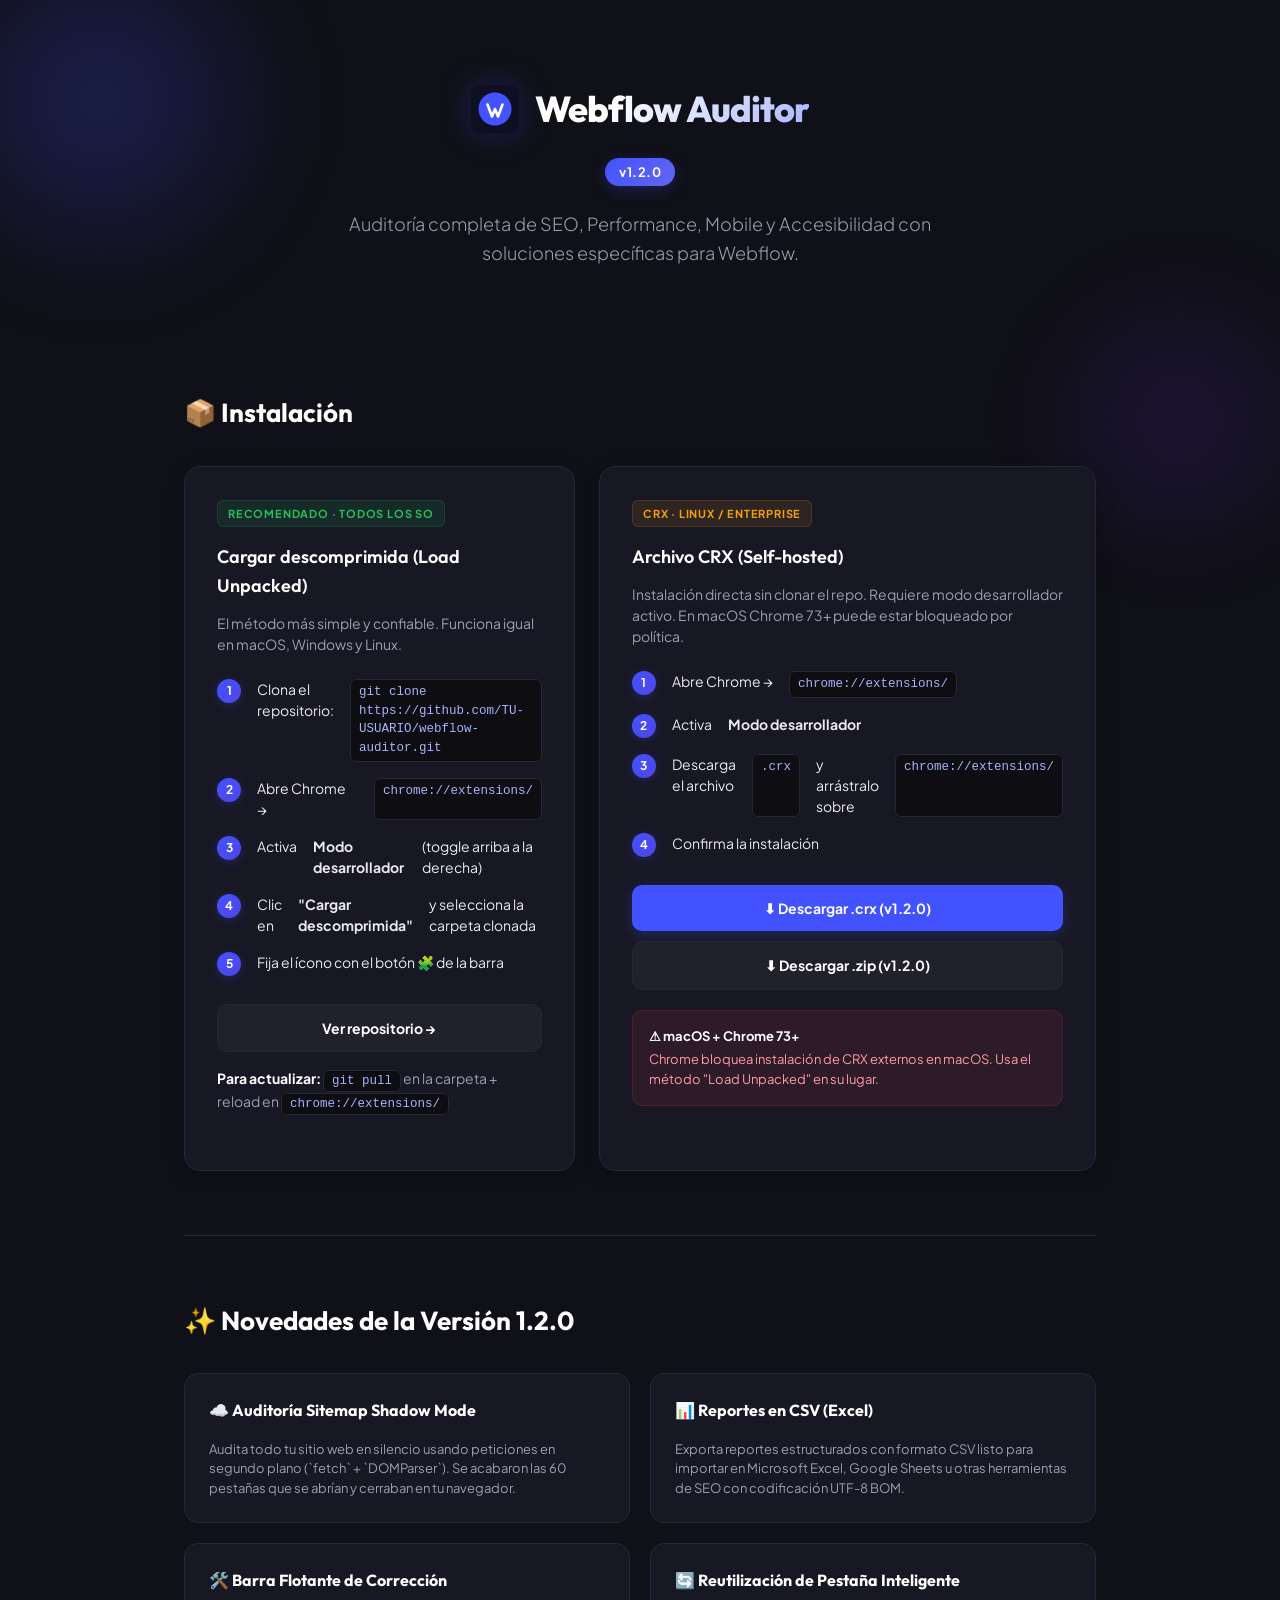
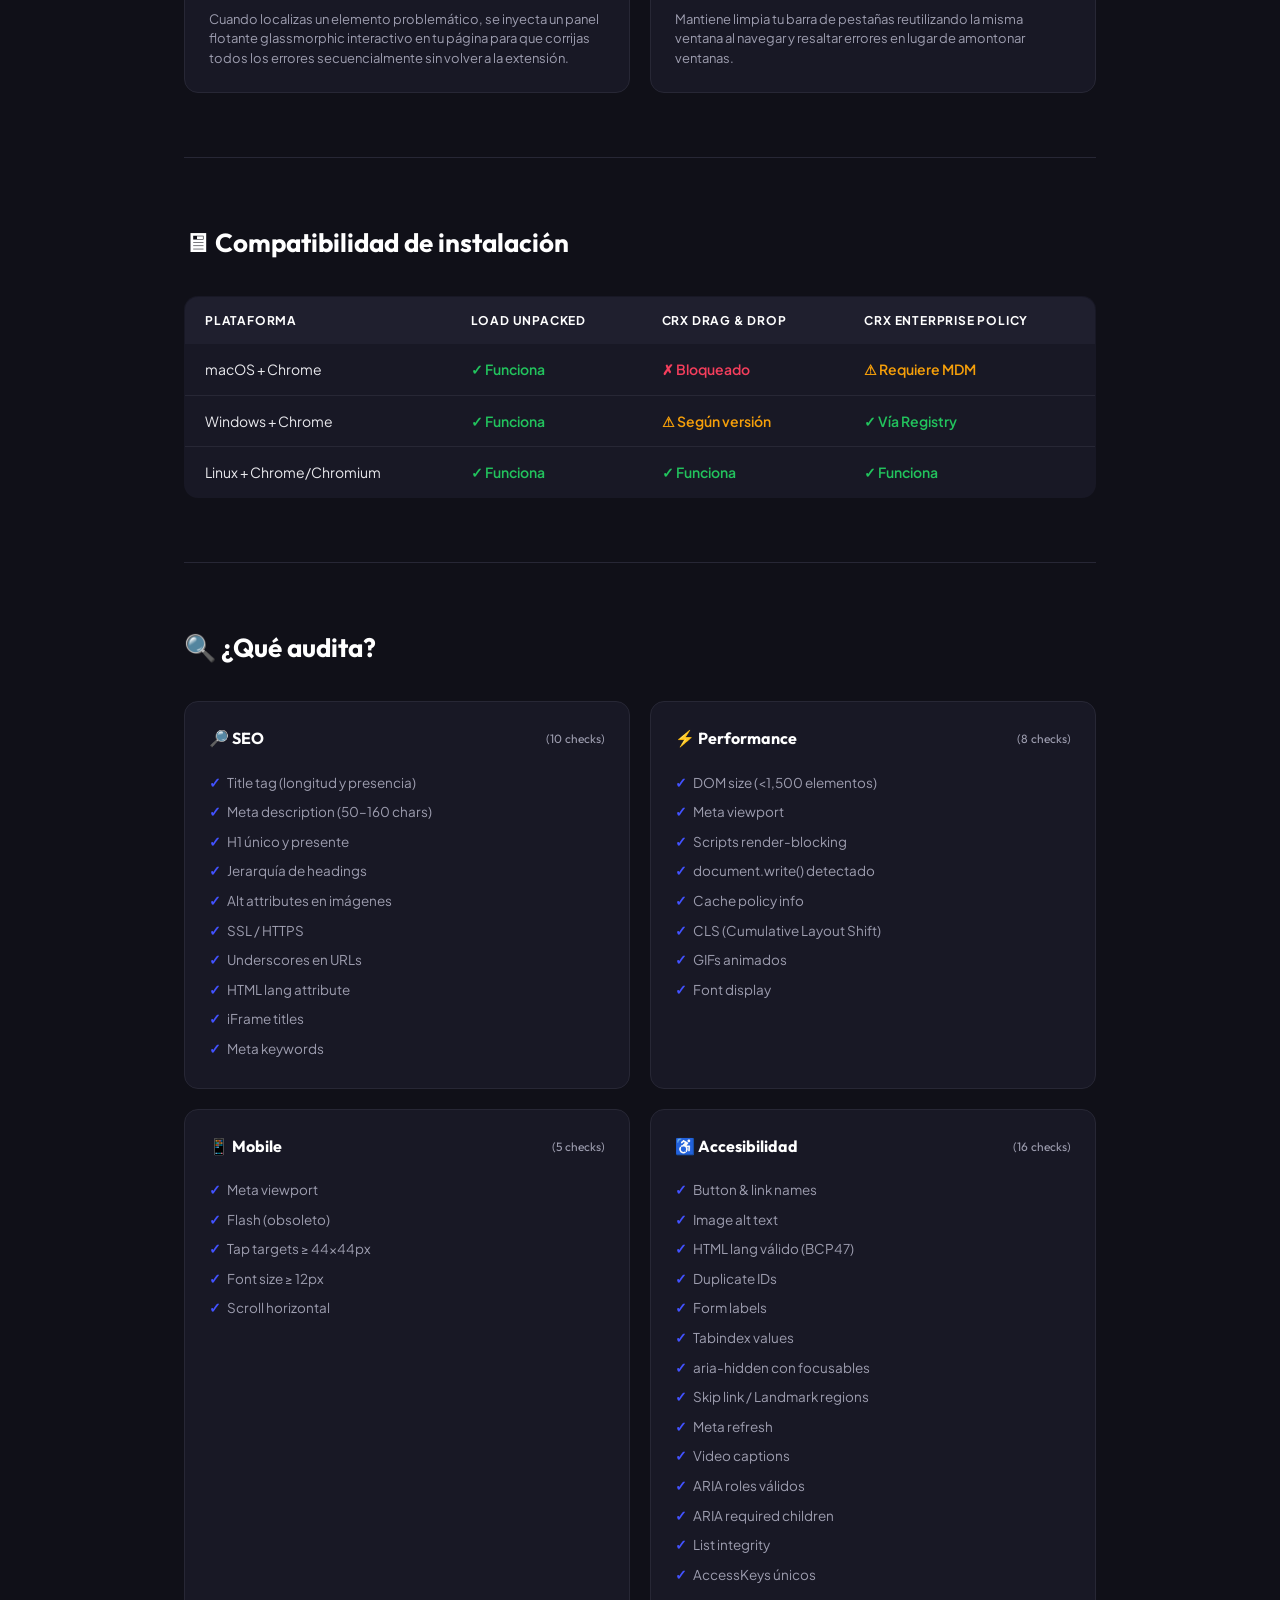
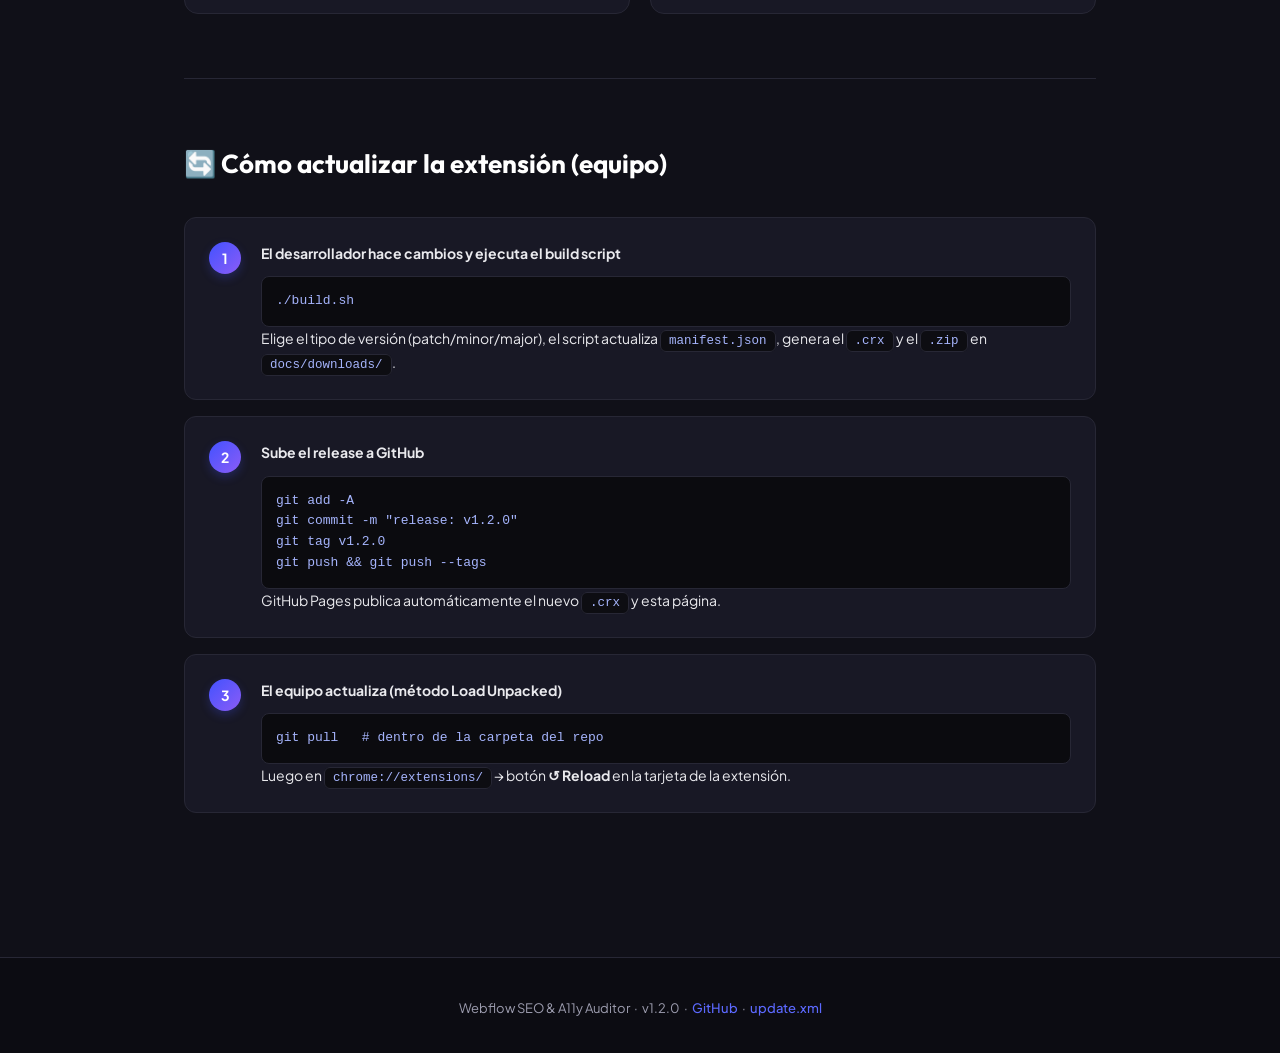
<file: docs/index.html>
<!DOCTYPE html>
<html lang="es">
<head>
  <meta charset="UTF-8">
  <meta name="viewport" content="width=device-width, initial-scale=1.0">
  <title>Webflow SEO & A11y Auditor</title>
  <link rel="preconnect" href="https://fonts.googleapis.com">
  <link rel="preconnect" href="https://fonts.gstatic.com" crossorigin>
  <link href="https://fonts.googleapis.com/css2?family=Outfit:wght@300;400;500;600;700;800&family=Plus+Jakarta+Sans:wght@300;400;500;600;700;800&display=swap" rel="stylesheet">
  <style>
    *, *::before, *::after { box-sizing: border-box; margin: 0; padding: 0; }

    :root {
      --bg: hsl(240, 20%, 8%);
      --bg-card: hsl(240, 20%, 12%);
      --bg-card-hover: hsl(240, 20%, 16%);
      --primary: hsl(235, 100%, 63%); /* Webflow Blue */
      --primary-glow: hsla(235, 100%, 63%, 0.25);
      --primary-hover: hsl(235, 100%, 68%);
      --success: hsl(142, 70%, 45%);
      --success-bg: hsla(142, 70%, 45%, 0.1);
      --warning: hsl(38, 92%, 50%);
      --warning-bg: hsla(38, 92%, 50%, 0.1);
      --danger: hsl(350, 89%, 60%);
      --danger-bg: hsla(350, 89%, 60%, 0.1);
      --text: hsl(240, 10%, 92%);
      --text-muted: hsl(240, 10%, 65%);
      --border: hsl(240, 15%, 18%);
      --border-hover: hsl(240, 15%, 26%);
      --font-heading: 'Outfit', -apple-system, BlinkMacSystemFont, "Segoe UI", sans-serif;
      --font-body: 'Plus Jakarta Sans', -apple-system, BlinkMacSystemFont, "Segoe UI", sans-serif;
    }

    body {
      font-family: var(--font-body);
      background-color: var(--bg);
      color: var(--text);
      line-height: 1.6;
      overflow-x: hidden;
    }

    /* Background glow decorations */
    .glow-blob {
      position: absolute;
      width: 400px;
      height: 400px;
      background: radial-gradient(circle, var(--primary-glow) 0%, transparent 70%);
      top: -100px;
      left: -100px;
      z-index: -1;
      filter: blur(40px);
      pointer-events: none;
    }
    .glow-blob-secondary {
      position: absolute;
      width: 300px;
      height: 300px;
      background: radial-gradient(circle, hsla(260, 100%, 60%, 0.15) 0%, transparent 70%);
      top: 30%;
      right: -50px;
      z-index: -1;
      filter: blur(40px);
      pointer-events: none;
    }

    /* ── HEADER ── */
    header {
      padding: 80px 24px 60px;
      text-align: center;
      position: relative;
    }
    .logo {
      display: inline-flex;
      align-items: center;
      gap: 16px;
      margin-bottom: 20px;
      animation: float 6s ease-in-out infinite;
    }
    @keyframes float {
      0%, 100% { transform: translateY(0); }
      50% { transform: translateY(-8px); }
    }
    .logo svg {
      flex-shrink: 0;
      filter: drop-shadow(0 0 15px var(--primary-glow));
    }
    .logo-name {
      font-family: var(--font-heading);
      font-size: 36px;
      font-weight: 800;
      letter-spacing: -1px;
      background: linear-gradient(135deg, #ffffff 30%, #a5b4fc 100%);
      -webkit-background-clip: text;
      -webkit-text-fill-color: transparent;
    }
    .version-badge {
      display: inline-block;
      background: linear-gradient(135deg, var(--primary), #6366f1);
      color: white;
      font-size: 13px;
      font-weight: 700;
      padding: 4px 14px;
      border-radius: 30px;
      box-shadow: 0 4px 15px var(--primary-glow);
      letter-spacing: 0.5px;
      margin-bottom: 24px;
    }
    header p {
      color: var(--text-muted);
      font-size: 18px;
      max-width: 600px;
      margin: 0 auto;
      line-height: 1.6;
      font-weight: 300;
    }

    /* ── LAYOUT ── */
    .container {
      max-width: 960px;
      margin: 0 auto;
      padding: 0 24px 80px;
    }

    section {
      padding: 64px 0;
      border-bottom: 1px solid var(--border);
      position: relative;
    }
    section:last-child { border-bottom: none; }

    h2 {
      font-family: var(--font-heading);
      font-size: 26px;
      font-weight: 700;
      margin-bottom: 32px;
      color: white;
      display: flex;
      align-items: center;
      gap: 12px;
    }

    h3 {
      font-family: var(--font-heading);
      font-size: 18px;
      font-weight: 600;
      margin-bottom: 12px;
      color: white;
    }

    /* ── INSTALL CARDS ── */
    .cards {
      display: grid;
      grid-template-columns: 1fr 1fr;
      gap: 24px;
    }
    @media (max-width: 768px) { .cards { grid-template-columns: 1fr; } }

    .card {
      background: var(--bg-card);
      border: 1px solid var(--border);
      border-radius: 16px;
      padding: 32px;
      position: relative;
      transition: all 0.3s cubic-bezier(0.4, 0, 0.2, 1);
      box-shadow: 0 4px 20px rgba(0, 0, 0, 0.2);
    }
    .card:hover {
      transform: translateY(-4px);
      border-color: var(--border-hover);
      box-shadow: 0 12px 30px rgba(0, 0, 0, 0.4), 0 0 20px var(--primary-glow);
    }
    .card-tag {
      font-size: 11px;
      font-weight: 700;
      text-transform: uppercase;
      letter-spacing: 0.8px;
      padding: 4px 10px;
      border-radius: 6px;
      margin-bottom: 16px;
      display: inline-block;
    }
    .tag-recommended { background: var(--success-bg); color: var(--success); border: 1px solid rgba(22, 163, 74, 0.2); }
    .tag-linux       { background: var(--warning-bg); color: var(--warning); border: 1px solid rgba(217, 119, 6, 0.2); }

    .card p {
      font-size: 14px;
      color: var(--text-muted);
      margin-bottom: 24px;
      line-height: 1.5;
    }

    .steps {
      counter-reset: step;
      list-style: none;
      margin-bottom: 28px;
    }
    .steps li {
      counter-increment: step;
      display: flex;
      gap: 16px;
      font-size: 14px;
      margin-bottom: 16px;
      line-height: 1.5;
      color: var(--text);
    }
    .steps li::before {
      content: counter(step);
      flex-shrink: 0;
      width: 24px;
      height: 24px;
      background: linear-gradient(135deg, var(--primary), #4f46e5);
      color: white;
      border-radius: 50%;
      display: flex;
      align-items: center;
      justify-content: center;
      font-size: 12px;
      font-weight: 700;
      box-shadow: 0 2px 8px var(--primary-glow);
    }
    code {
      background: hsl(240, 15%, 6%);
      padding: 3px 8px;
      border-radius: 6px;
      font-family: "SF Mono", "Fira Code", monospace;
      font-size: 12.5px;
      color: #a5b4fc;
      border: 1px solid var(--border);
    }

    .btn {
      display: inline-flex;
      align-items: center;
      justify-content: center;
      gap: 8px;
      padding: 12px 24px;
      border-radius: 10px;
      font-size: 14px;
      font-weight: 700;
      text-decoration: none;
      transition: all 0.2s ease;
      cursor: pointer;
      width: 100%;
      box-sizing: border-box;
      text-align: center;
    }
    .btn-primary {
      background: var(--primary);
      color: white;
      box-shadow: 0 4px 14px var(--primary-glow);
    }
    .btn-primary:hover {
      background: var(--primary-hover);
      transform: translateY(-1px);
      box-shadow: 0 6px 20px hsla(235, 100%, 63%, 0.4);
    }
    .btn-secondary {
      background: hsl(240, 15%, 15%);
      color: white;
      border: 1px solid var(--border);
    }
    .btn-secondary:hover {
      background: hsl(240, 15%, 20%);
      border-color: var(--border-hover);
    }

    .note {
      margin-top: 16px;
      font-size: 12px;
      color: var(--text-muted);
      line-height: 1.5;
    }
    .note strong { color: white; }

    .warning-box {
      background: var(--danger-bg);
      border: 1px solid rgba(220, 38, 38, 0.2);
      border-radius: 10px;
      padding: 16px;
      font-size: 13px;
      color: hsl(350, 100%, 80%);
      margin-top: 20px;
      line-height: 1.5;
    }
    .warning-box strong { display: block; margin-bottom: 4px; color: white; }

    /* ── PLATFORM COMPAT ── */
    .compat-table {
      width: 100%;
      border-collapse: collapse;
      font-size: 14px;
      background: var(--bg-card);
      border-radius: 14px;
      overflow: hidden;
      border: 1px solid var(--border);
    }
    .compat-table th {
      background: hsl(240, 20%, 15%);
      color: white;
      padding: 14px 20px;
      text-align: left;
      font-size: 12px;
      text-transform: uppercase;
      letter-spacing: 0.8px;
      font-weight: 700;
    }
    .compat-table td {
      padding: 14px 20px;
      border-bottom: 1px solid var(--border);
    }
    .compat-table tr:last-child td { border-bottom: none; }
    .compat-table tr:hover td { background: var(--bg-card-hover); }
    .ok   { color: var(--success); font-weight: 600; }
    .warn { color: var(--warning); font-weight: 600; }
    .no   { color: var(--danger);   font-weight: 600; }

    /* ── FEATURES ── */
    .features-grid {
      display: grid;
      grid-template-columns: repeat(2, 1fr);
      gap: 20px;
    }
    @media (max-width: 768px) { .features-grid { grid-template-columns: 1fr; } }

    .feature-group {
      background: var(--bg-card);
      border: 1px solid var(--border);
      border-radius: 14px;
      padding: 24px;
      transition: all 0.2s ease;
    }
    .feature-group:hover {
      border-color: var(--border-hover);
      background-color: var(--bg-card-hover);
    }
    .feature-group h3 {
      font-size: 16px;
      font-weight: 700;
      margin-bottom: 16px;
      display: flex;
      align-items: center;
      gap: 10px;
    }
    .feature-group ul {
      list-style: none;
      font-size: 13.5px;
      color: var(--text-muted);
    }
    .feature-group ul li {
      padding: 4px 0;
      padding-left: 18px;
      position: relative;
    }
    .feature-group ul li::before {
      content: "✓";
      position: absolute;
      left: 0;
      color: var(--primary);
      font-weight: 700;
    }

    /* ── UPDATE SECTION ── */
    .update-flow {
      display: flex;
      flex-direction: column;
      gap: 16px;
    }
    .update-step {
      display: flex;
      align-items: flex-start;
      gap: 20px;
      background: var(--bg-card);
      border: 1px solid var(--border);
      border-radius: 12px;
      padding: 24px;
      font-size: 14px;
    }
    .step-num {
      flex-shrink: 0;
      width: 32px;
      height: 32px;
      background: linear-gradient(135deg, var(--primary), #8b5cf6);
      color: white;
      border-radius: 50%;
      display: flex;
      align-items: center;
      justify-content: center;
      font-size: 14px;
      font-weight: 700;
      box-shadow: 0 4px 10px var(--primary-glow);
    }
    .update-step pre {
      background: hsl(240, 15%, 5%);
      border-radius: 8px;
      padding: 14px;
      font-size: 13px;
      margin-top: 12px;
      overflow-x: auto;
      color: #a5b4fc;
      font-family: "SF Mono", "Fira Code", monospace;
      border: 1px solid var(--border);
    }

    /* ── FOOTER ── */
    footer {
      background: hsl(240, 20%, 6%);
      color: var(--text-muted);
      text-align: center;
      padding: 40px 24px;
      font-size: 13px;
      border-top: 1px solid var(--border);
    }
    footer a { color: var(--primary-hover); text-decoration: none; font-weight: 500; }
    footer a:hover { text-decoration: underline; }
  </style>
</head>
<body>

<div class="glow-blob"></div>
<div class="glow-blob-secondary"></div>

<!-- HEADER -->
<header>
  <div class="logo">
    <svg width="48" height="48" viewBox="0 0 128 128" xmlns="http://www.w3.org/2000/svg">
      <rect width="128" height="128" rx="24" fill="#0f0f23"/>
      <circle cx="64" cy="64" r="44" fill="#4353FF"/>
      <path d="M44 52l12 32 8-20 8 20 12-32" stroke="white" stroke-width="7"
            stroke-linecap="round" stroke-linejoin="round" fill="none"/>
    </svg>
    <span class="logo-name">Webflow Auditor</span>
  </div>
  <div>
    <span class="version-badge">v1.2.0</span>
  </div>
  <p>Auditoría completa de SEO, Performance, Mobile y Accesibilidad con soluciones específicas para Webflow.</p>
</header>

<div class="container">

  <!-- INSTALL -->
  <section>
    <h2>📦 Instalación</h2>
    <div class="cards">

      <!-- MÉTODO 1: Load Unpacked -->
      <div class="card">
        <span class="card-tag tag-recommended">Recomendado · Todos los SO</span>
        <h3>Cargar descomprimida (Load Unpacked)</h3>
        <p>El método más simple y confiable. Funciona igual en macOS, Windows y Linux.</p>
        <ol class="steps">
          <li>Clona el repositorio:<br><code>git clone https://github.com/TU-USUARIO/webflow-auditor.git</code></li>
          <li>Abre Chrome → <code>chrome://extensions/</code></li>
          <li>Activa <strong>Modo desarrollador</strong> (toggle arriba a la derecha)</li>
          <li>Clic en <strong>"Cargar descomprimida"</strong> y selecciona la carpeta clonada</li>
          <li>Fija el ícono con el botón 🧩 de la barra</li>
        </ol>
        <a href="https://github.com/TU-USUARIO/webflow-auditor" class="btn btn-secondary">
          Ver repositorio →
        </a>
        <p class="note"><strong>Para actualizar:</strong> <code>git pull</code> en la carpeta + reload en <code>chrome://extensions/</code></p>
      </div>

      <!-- MÉTODO 2: CRX -->
      <div class="card">
        <span class="card-tag tag-linux">CRX · Linux / Enterprise</span>
        <h3>Archivo CRX (Self-hosted)</h3>
        <p>Instalación directa sin clonar el repo. Requiere modo desarrollador activo. En macOS Chrome 73+ puede estar bloqueado por política.</p>
        <ol class="steps">
          <li>Abre Chrome → <code>chrome://extensions/</code></li>
          <li>Activa <strong>Modo desarrollador</strong></li>
          <li>Descarga el archivo <code>.crx</code> y arrástralo sobre <code>chrome://extensions/</code></li>
          <li>Confirma la instalación</li>
        </ol>
        <div style="display: flex; flex-direction: column; gap: 10px;">
          <a href="downloads/webflow-auditor-latest.crx" class="btn btn-primary" download>
            ⬇ Descargar .crx (v1.2.0)
          </a>
          <a href="downloads/webflow-auditor-latest.zip" class="btn btn-secondary" download>
            ⬇ Descargar .zip (v1.2.0)
          </a>
        </div>
        <div class="warning-box">
          <strong>⚠ macOS + Chrome 73+</strong>
          Chrome bloquea instalación de CRX externos en macOS. Usa el método "Load Unpacked" en su lugar.
        </div>
      </div>
    </div>
  </section>

  <!-- NOVEDADES V1.2.0 -->
  <section>
    <h2>✨ Novedades de la Versión 1.2.0</h2>
    <div style="display: grid; grid-template-columns: repeat(2, 1fr); gap: 20px; margin-top: 24px;">
      <div class="feature-group">
        <h3>☁️ Auditoría Sitemap Shadow Mode</h3>
        <p style="font-size: 13px; color: var(--text-muted); margin-top: 8px; line-height: 1.5;">
          Audita todo tu sitio web en silencio usando peticiones en segundo plano (`fetch` + `DOMParser`). Se acabaron las 60 pestañas que se abrían y cerraban en tu navegador.
        </p>
      </div>
      <div class="feature-group">
        <h3>📊 Reportes en CSV (Excel)</h3>
        <p style="font-size: 13px; color: var(--text-muted); margin-top: 8px; line-height: 1.5;">
          Exporta reportes estructurados con formato CSV listo para importar en Microsoft Excel, Google Sheets u otras herramientas de SEO con codificación UTF-8 BOM.
        </p>
      </div>
      <div class="feature-group">
        <h3>🛠️ Barra Flotante de Corrección</h3>
        <p style="font-size: 13px; color: var(--text-muted); margin-top: 8px; line-height: 1.5;">
          Cuando localizas un elemento problemático, se inyecta un panel flotante glassmorphic interactivo en tu página para que corrijas todos los errores secuencialmente sin volver a la extensión.
        </p>
      </div>
      <div class="feature-group">
        <h3>🔄 Reutilización de Pestaña Inteligente</h3>
        <p style="font-size: 13px; color: var(--text-muted); margin-top: 8px; line-height: 1.5;">
          Mantiene limpia tu barra de pestañas reutilizando la misma ventana al navegar y resaltar errores en lugar de amontonar ventanas.
        </p>
      </div>
    </div>
  </section>

  <!-- COMPATIBILIDAD -->
  <section>
    <h2>🖥 Compatibilidad de instalación</h2>
    <table class="compat-table">
      <thead>
        <tr>
          <th>Plataforma</th>
          <th>Load Unpacked</th>
          <th>CRX drag & drop</th>
          <th>CRX enterprise policy</th>
        </tr>
      </thead>
      <tbody>
        <tr>
          <td>macOS + Chrome</td>
          <td class="ok">✓ Funciona</td>
          <td class="no">✗ Bloqueado</td>
          <td class="warn">⚠ Requiere MDM</td>
        </tr>
        <tr>
          <td>Windows + Chrome</td>
          <td class="ok">✓ Funciona</td>
          <td class="warn">⚠ Según versión</td>
          <td class="ok">✓ Vía Registry</td>
        </tr>
        <tr>
          <td>Linux + Chrome/Chromium</td>
          <td class="ok">✓ Funciona</td>
          <td class="ok">✓ Funciona</td>
          <td class="ok">✓ Funciona</td>
        </tr>
      </tbody>
    </table>
  </section>

  <!-- FEATURES -->
  <section>
    <h2>🔍 ¿Qué audita?</h2>
    <div class="features-grid">
      <div class="feature-group">
        <h3>🔎 SEO <span style="font-weight:400;color:var(--text-muted);font-size:12px;margin-left:auto;">(10 checks)</span></h3>
        <ul>
          <li>Title tag (longitud y presencia)</li>
          <li>Meta description (50–160 chars)</li>
          <li>H1 único y presente</li>
          <li>Jerarquía de headings</li>
          <li>Alt attributes en imágenes</li>
          <li>SSL / HTTPS</li>
          <li>Underscores en URLs</li>
          <li>HTML lang attribute</li>
          <li>iFrame titles</li>
          <li>Meta keywords</li>
        </ul>
      </div>
      <div class="feature-group">
        <h3>⚡ Performance <span style="font-weight:400;color:var(--text-muted);font-size:12px;margin-left:auto;">(8 checks)</span></h3>
        <ul>
          <li>DOM size (&lt;1,500 elementos)</li>
          <li>Meta viewport</li>
          <li>Scripts render-blocking</li>
          <li>document.write() detectado</li>
          <li>Cache policy info</li>
          <li>CLS (Cumulative Layout Shift)</li>
          <li>GIFs animados</li>
          <li>Font display</li>
        </ul>
      </div>
      <div class="feature-group">
        <h3>📱 Mobile <span style="font-weight:400;color:var(--text-muted);font-size:12px;margin-left:auto;">(5 checks)</span></h3>
        <ul>
          <li>Meta viewport</li>
          <li>Flash (obsoleto)</li>
          <li>Tap targets ≥ 44×44px</li>
          <li>Font size ≥ 12px</li>
          <li>Scroll horizontal</li>
        </ul>
      </div>
      <div class="feature-group">
        <h3>♿ Accesibilidad <span style="font-weight:400;color:var(--text-muted);font-size:12px;margin-left:auto;">(16 checks)</span></h3>
        <ul>
          <li>Button & link names</li>
          <li>Image alt text</li>
          <li>HTML lang válido (BCP47)</li>
          <li>Duplicate IDs</li>
          <li>Form labels</li>
          <li>Tabindex values</li>
          <li>aria-hidden con focusables</li>
          <li>Skip link / Landmark regions</li>
          <li>Meta refresh</li>
          <li>Video captions</li>
          <li>ARIA roles válidos</li>
          <li>ARIA required children</li>
          <li>List integrity</li>
          <li>AccessKeys únicos</li>
        </ul>
      </div>
    </div>
  </section>

  <!-- ACTUALIZAR -->
  <section>
    <h2>🔄 Cómo actualizar la extensión (equipo)</h2>
    <div class="update-flow">
      <div class="update-step">
        <div class="step-num">1</div>
        <div style="flex-grow: 1;">
          <strong>El desarrollador hace cambios y ejecuta el build script</strong>
          <pre>./build.sh</pre>
          Elige el tipo de versión (patch/minor/major), el script actualiza <code>manifest.json</code>, genera el <code>.crx</code> y el <code>.zip</code> en <code>docs/downloads/</code>.
        </div>
      </div>
      <div class="update-step">
        <div class="step-num">2</div>
        <div style="flex-grow: 1;">
          <strong>Sube el release a GitHub</strong>
          <pre>git add -A
git commit -m "release: v1.2.0"
git tag v1.2.0
git push && git push --tags</pre>
          GitHub Pages publica automáticamente el nuevo <code>.crx</code> y esta página.
        </div>
      </div>
      <div class="update-step">
        <div class="step-num">3</div>
        <div style="flex-grow: 1;">
          <strong>El equipo actualiza (método Load Unpacked)</strong>
          <pre>git pull   # dentro de la carpeta del repo</pre>
          Luego en <code>chrome://extensions/</code> → botón <strong>↺ Reload</strong> en la tarjeta de la extensión.
        </div>
      </div>
    </div>
  </section>

</div>

<footer>
  <p>
    Webflow SEO &amp; A11y Auditor &nbsp;·&nbsp; v1.2.0 &nbsp;·&nbsp;
    <a href="https://github.com/TU-USUARIO/webflow-auditor">GitHub</a> &nbsp;·&nbsp;
    <a href="update.xml">update.xml</a>
  </p>
</footer>

</body>
</html>
</file>
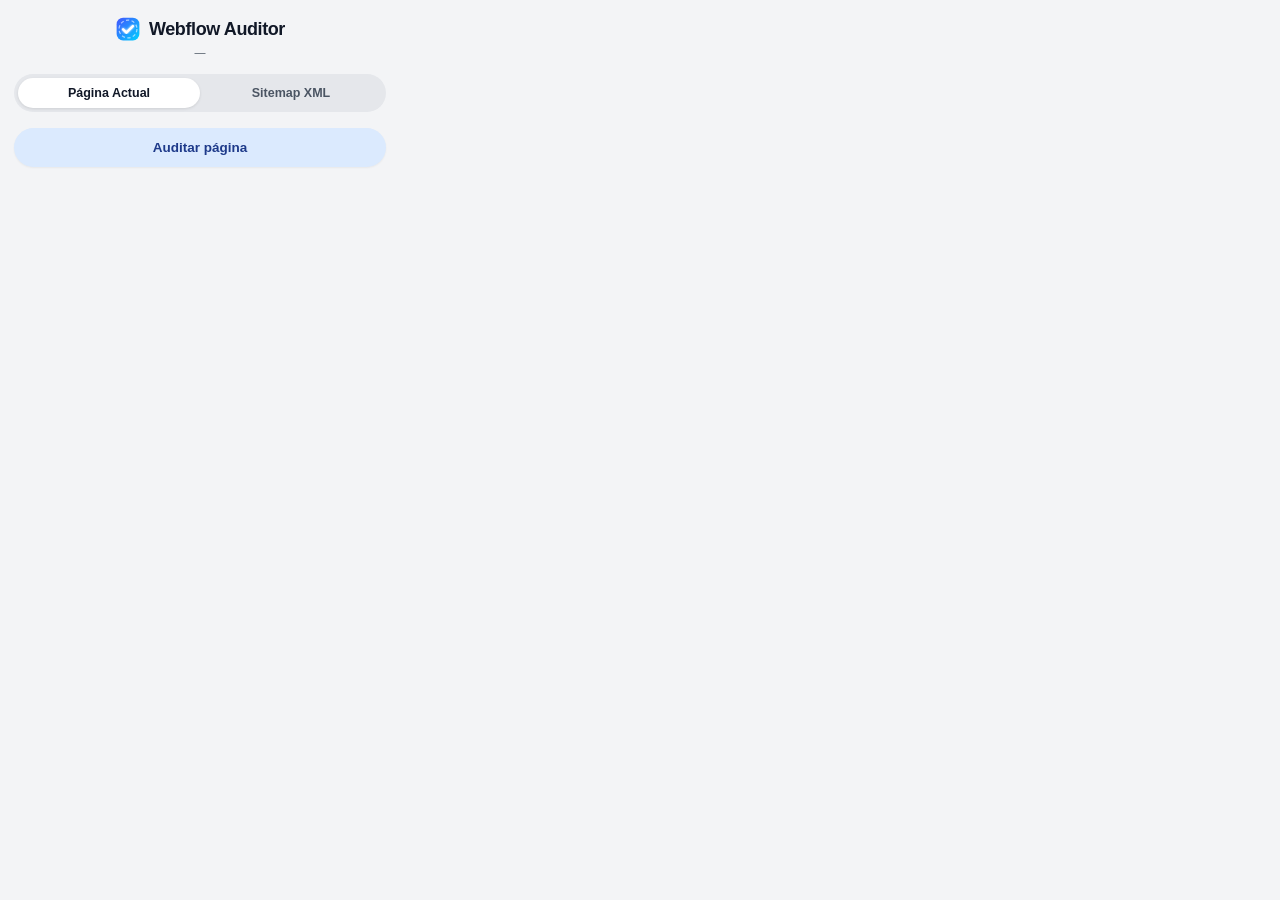
<file: popup.html>
<!DOCTYPE html>
<html lang="es">
<head>
  <meta charset="UTF-8">
  <meta name="viewport" content="width=device-width, initial-scale=1.0">
  <title>Webflow Auditor</title>
  <link rel="stylesheet" href="styles.css">
</head>
<body>
  <div class="header">
    <div class="header-logo">
      <svg width="26" height="26" viewBox="0 0 32 32" fill="none" xmlns="http://www.w3.org/2000/svg">
        <defs>
          <linearGradient id="logoGrad" x1="0%" y1="0%" x2="100%" y2="100%">
            <stop offset="0%" stop-color="#4353FF" />
            <stop offset="100%" stop-color="#00D2FF" />
          </linearGradient>
          <filter id="glow" x="-20%" y="-20%" width="140%" height="140%">
            <feGaussianBlur stdDeviation="1.2" result="blur" />
            <feComposite in="SourceGraphic" in2="blur" operator="over" />
          </filter>
        </defs>
        <rect x="2" y="2" width="28" height="28" rx="8" fill="url(#logoGrad)" />
        <path d="M10 16.5l4 4 8-8" stroke="white" stroke-width="3" stroke-linecap="round" stroke-linejoin="round" filter="url(#glow)"/>
        <circle cx="16" cy="16" r="11" stroke="white" stroke-width="1.5" stroke-dasharray="4 3" opacity="0.6"/>
      </svg>
      <span class="header-title">Webflow Auditor</span>
    </div>
    <div id="pageUrl" class="header-url">—</div>
  </div>

  <!-- Tabs Navigation -->
  <div class="tabs-nav">
    <button class="tab-btn active" data-tab="tab-page">Página Actual</button>
    <button class="tab-btn" data-tab="tab-sitemap">Sitemap XML</button>
  </div>

  <!-- TAB: SINGLE PAGE -->
  <div id="tab-page" class="tab-content">
    <div class="audit-btn-wrap">
      <button id="runAudit" class="audit-btn">
        <span id="btnText">Auditar página</span>
        <span id="btnLoader" class="loader hidden"></span>
      </button>
      <button id="exportBtn" class="export-btn hidden" title="Exportar reporte">Exportar</button>
    </div>

    <!-- SCORE SUMMARY -->
    <div id="summary" class="summary hidden">
      <div class="score-card" id="scoreSEO">
        <div class="score-circle">
          <div class="score-num" id="numSEO">—</div>
        </div>
        <div class="score-label">SEO</div>
      </div>
      <div class="score-card" id="scorePerf">
        <div class="score-circle">
          <div class="score-num" id="numPerf">—</div>
        </div>
        <div class="score-label">Performance</div>
      </div>
      <div class="score-card" id="scoreMobile">
        <div class="score-circle">
          <div class="score-num" id="numMobile">—</div>
        </div>
        <div class="score-label">Mobile</div>
      </div>
      <div class="score-card" id="scoreA11y">
        <div class="score-circle">
          <div class="score-num" id="numA11y">—</div>
        </div>
        <div class="score-label">A11y</div>
      </div>
    </div>

    <!-- RESULTS -->
    <div id="results" class="results hidden"></div>
  </div>

  <!-- TAB: SITEMAP -->
  <div id="tab-sitemap" class="tab-content hidden">
    <div class="sitemap-input-wrap">
      <div class="input-container">
        <input type="text" id="sitemapUrl" placeholder="https://ejemplo.com/sitemap.xml" />
        <button id="runSitemapAudit" class="audit-btn">Auditar</button>
      </div>
      <div class="sitemap-actions-row">
        <button id="exportSitemapBtn" class="export-btn hidden">Exportar Todo</button>
        <button id="cancelSitemapBtn" class="export-btn hidden red-btn">Cancelar</button>
      </div>
    </div>

    <!-- PROGRESS -->
    <div id="sitemapProgress" class="sitemap-progress hidden">
      <div class="progress-bar-container">
        <div id="progressBar" class="progress-bar"></div>
      </div>
      <div id="progressStatus" class="progress-status">Preparando...</div>
    </div>

    <!-- SITEMAP RESULTS -->
    <div id="sitemapResults" class="sitemap-results hidden">
      <div class="sitemap-summary-card">
        <h3>Reporte General del Sitio</h3>
        <div class="sitemap-grid-stats">
          <div class="stat-box">
            <span class="stat-num" id="statTotalChecked">0</span>
            <span class="stat-label">Páginas</span>
          </div>
          <div class="stat-box">
            <span class="stat-num" id="statAvgScore">—</span>
            <span class="stat-label">Promedio</span>
          </div>
          <div class="stat-box">
            <span class="stat-num color-fail" id="statTotalErrors">0</span>
            <span class="stat-label">Errores</span>
          </div>
        </div>
        
        <div class="page-selector-wrap">
          <label for="sitemapPageSelector">Ver detalles de una página:</label>
          <select id="sitemapPageSelector" class="page-selector">
            <option value="">-- Selecciona una página --</option>
          </select>
        </div>
      </div>

      <!-- Detail views for selected sitemap page -->
      <div id="sitemapPageSummary" class="summary hidden">
        <div class="score-card" id="sitemapScoreSEO">
          <div class="score-circle">
            <div class="score-num" id="sitemapNumSEO">—</div>
          </div>
          <div class="score-label">SEO</div>
        </div>
        <div class="score-card" id="sitemapScorePerf">
          <div class="score-circle">
            <div class="score-num" id="sitemapNumPerf">—</div>
          </div>
          <div class="score-label">Performance</div>
        </div>
        <div class="score-card" id="sitemapScoreMobile">
          <div class="score-circle">
            <div class="score-num" id="sitemapNumMobile">—</div>
          </div>
          <div class="score-label">Mobile</div>
        </div>
        <div class="score-card" id="sitemapScoreA11y">
          <div class="score-circle">
            <div class="score-num" id="sitemapNumA11y">—</div>
          </div>
          <div class="score-label">A11y</div>
        </div>
      </div>
      <div id="sitemapPageDetails" class="results hidden"></div>
    </div>
  </div>

  <script src="popup.js"></script>
</body>
</html>
</file>
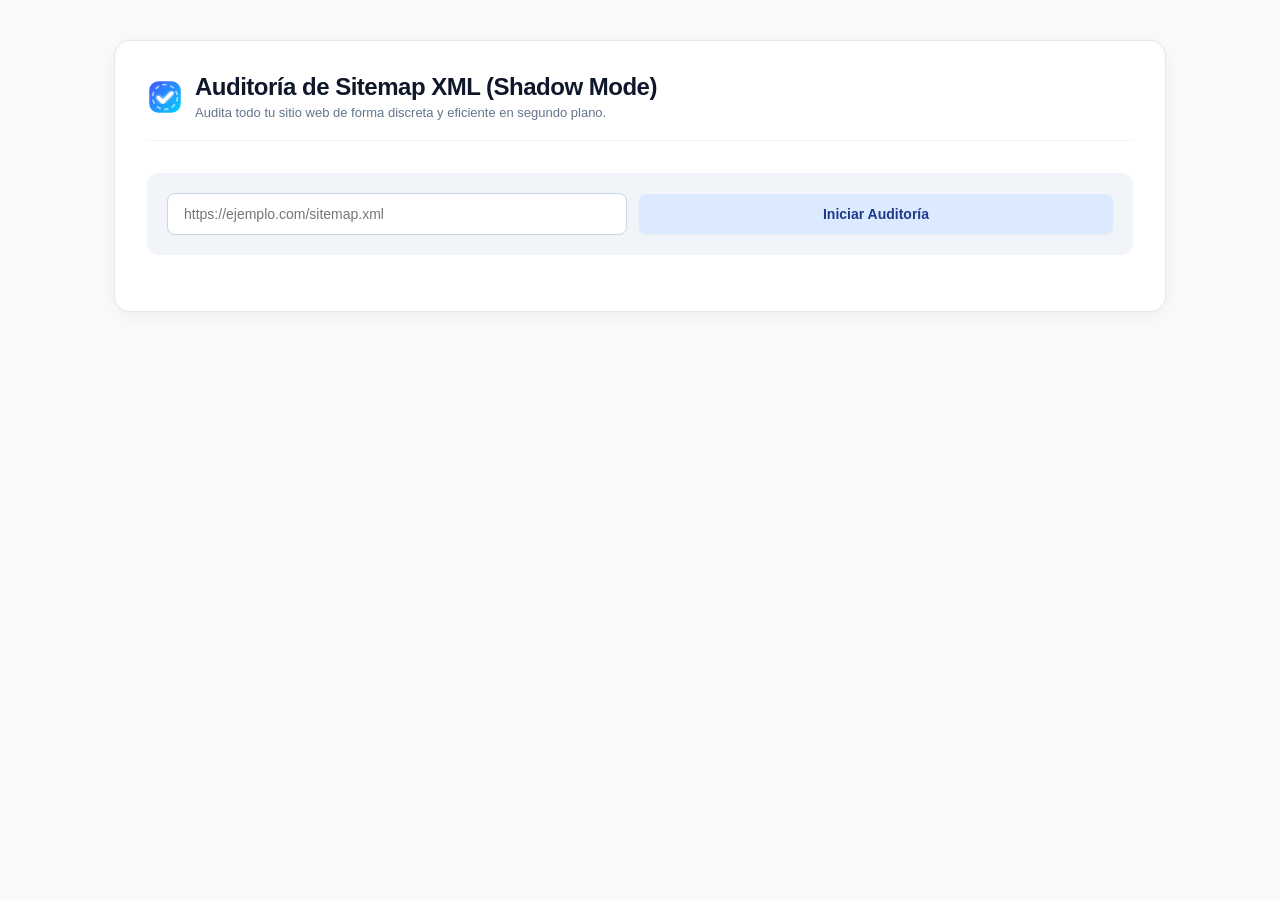
<file: sitemap-auditor.html>
<!DOCTYPE html>
<html lang="es">
<head>
  <meta charset="UTF-8">
  <meta name="viewport" content="width=device-width, initial-scale=1.0">
  <title>Auditor de Sitemap - Webflow Auditor</title>
  <link rel="stylesheet" href="styles.css">
  <style>
    /* Tab overrides for full page view */
    body.full-tab {
      width: 100% !important;
      max-width: 1100px;
      margin: 0 auto;
      min-height: 100vh;
      max-height: none;
      padding: 40px 24px;
      background: #f8fafc;
    }

    .container {
      background: #ffffff;
      border-radius: 16px;
      box-shadow: 0 4px 20px rgba(0, 0, 0, 0.05);
      border: 1px solid #e2e8f0;
      padding: 32px;
    }

    .dashboard-header {
      display: flex;
      justify-content: space-between;
      align-items: center;
      margin-bottom: 32px;
      border-bottom: 1px solid #f1f5f9;
      padding-bottom: 20px;
    }

    .dashboard-logo {
      display: flex;
      align-items: center;
      gap: 12px;
    }

    .dashboard-logo svg {
      width: 36px;
      height: 36px;
    }

    .dashboard-title-group h1 {
      font-size: 24px;
      font-weight: 800;
      color: #0f172a;
      letter-spacing: -0.5px;
    }

    .dashboard-title-group p {
      font-size: 13px;
      color: #64748b;
      margin-top: 4px;
    }

    .sitemap-setup {
      background: #f1f5f9;
      padding: 20px;
      border-radius: 12px;
      margin-bottom: 24px;
    }

    .sitemap-input-grid {
      display: flex;
      gap: 12px;
      align-items: center;
    }

    .sitemap-input-grid input[type="text"] {
      flex: 1;
      padding: 12px 16px;
      font-size: 14px;
      border: 1.5px solid #cbd5e1;
      border-radius: 8px;
      background: #ffffff;
      outline: none;
      transition: border-color 0.2s;
    }

    .sitemap-input-grid input[type="text"]:focus {
      border-color: #4353FF;
    }

    .sitemap-input-grid button {
      padding: 12px 24px;
      font-size: 14px;
      font-weight: 700;
      border-radius: 8px;
      cursor: pointer;
    }

    .sitemap-grid-stats {
      display: grid;
      grid-template-columns: repeat(3, 1fr);
      gap: 16px;
      margin-bottom: 24px;
    }

    .stat-box {
      background: #f8fafc;
      border: 1px solid #e2e8f0;
      border-radius: 10px;
      padding: 16px;
      text-align: center;
    }

    /* Pages table listing */
    .table-container {
      margin-top: 32px;
      margin-bottom: 32px;
      border: 1px solid #e2e8f0;
      border-radius: 10px;
      overflow: hidden;
    }

    .pages-table {
      width: 100%;
      border-collapse: collapse;
      text-align: left;
      font-size: 13px;
    }

    .pages-table th, .pages-table td {
      padding: 12px 16px;
      border-bottom: 1px solid #e2e8f0;
    }

    .pages-table th {
      background: #f1f5f9;
      font-weight: 700;
      color: #475569;
    }

    .pages-table tbody tr {
      cursor: pointer;
      transition: background 0.15s;
    }

    .pages-table tbody tr:hover {
      background: #f8fafc;
    }

    .pages-table tbody tr.selected {
      background: #eff6ff;
    }

    .score-badge {
      display: inline-block;
      padding: 3px 8px;
      border-radius: 6px;
      font-weight: 700;
      text-align: center;
      min-width: 42px;
    }

    .score-good { background: #dcfce7; color: #15803d; }
    .score-warn { background: #fef9c3; color: #a16207; }
    .score-bad  { background: #fee2e2; color: #b91c1c; }

    .inspector-title {
      font-size: 18px;
      font-weight: 700;
      color: #0f172a;
      margin-bottom: 16px;
      padding-top: 24px;
      border-top: 2px solid #e2e8f0;
    }

    .back-to-top {
      display: inline-block;
      margin-top: 16px;
      color: #4353FF;
      text-decoration: none;
      font-weight: 600;
      cursor: pointer;
    }

    .back-to-top:hover {
      text-decoration: underline;
    }

    .sitemap-progress {
      background: #f8fafc;
      border: 1px solid #e2e8f0;
      padding: 20px;
      border-radius: 10px;
      margin-bottom: 24px;
    }
  </style>
</head>
<body class="full-tab">
  <div class="container">
    <!-- Header -->
    <div class="dashboard-header">
      <div class="dashboard-logo">
        <svg viewBox="0 0 32 32" fill="none" xmlns="http://www.w3.org/2000/svg">
          <defs>
            <linearGradient id="logoGradDashboard" x1="0%" y1="0%" x2="100%" y2="100%">
              <stop offset="0%" stop-color="#4353FF" />
              <stop offset="100%" stop-color="#00D2FF" />
            </linearGradient>
            <filter id="glowDashboard" x="-20%" y="-20%" width="140%" height="140%">
              <feGaussianBlur stdDeviation="1.2" result="blur" />
              <feComposite in="SourceGraphic" in2="blur" operator="over" />
            </filter>
          </defs>
          <rect x="2" y="2" width="28" height="28" rx="8" fill="url(#logoGradDashboard)" />
          <path d="M10 16.5l4 4 8-8" stroke="white" stroke-width="3" stroke-linecap="round" stroke-linejoin="round" filter="url(#glowDashboard)"/>
          <circle cx="16" cy="16" r="11" stroke="white" stroke-width="1.5" stroke-dasharray="4 3" opacity="0.6"/>
        </svg>
        <div class="dashboard-title-group">
          <h1>Auditoría de Sitemap XML (Shadow Mode)</h1>
          <p>Audita todo tu sitio web de forma discreta y eficiente en segundo plano.</p>
        </div>
      </div>
      <div class="header-actions" style="display: flex; gap: 8px;">
        <button id="exportSitemapBtn" class="export-btn hidden">Exportar TXT</button>
        <button id="exportSitemapCsvBtn" class="export-btn hidden" style="background: #10b981; color: white;">Exportar CSV</button>
      </div>
    </div>

    <!-- Setup Form -->
    <div class="sitemap-setup">
      <div class="sitemap-input-grid">
        <input type="text" id="sitemapUrl" placeholder="https://ejemplo.com/sitemap.xml" />
        <button id="runSitemapAudit" class="audit-btn">Iniciar Auditoría</button>
        <button id="cancelSitemapBtn" class="export-btn red-btn hidden">Cancelar</button>
      </div>
    </div>

    <!-- Progress -->
    <div id="sitemapProgress" class="sitemap-progress hidden">
      <div class="progress-bar-container">
        <div id="progressBar" class="progress-bar" style="width: 0%;"></div>
      </div>
      <div id="progressStatus" class="progress-status" style="margin-top: 10px; font-weight: 600;">Preparando...</div>
    </div>

    <!-- Stats summary -->
    <div id="sitemapStats" class="sitemap-results hidden">
      <div class="sitemap-grid-stats">
        <div class="stat-box">
          <span class="stat-num" id="statTotalChecked" style="font-size: 28px; font-weight: 800;">0</span>
          <span class="stat-label" style="display: block; color: #64748b; font-size: 12px; margin-top: 4px;">Páginas Auditadas</span>
        </div>
        <div class="stat-box">
          <span class="stat-num" id="statAvgScore" style="font-size: 28px; font-weight: 800;">—</span>
          <span class="stat-label" style="display: block; color: #64748b; font-size: 12px; margin-top: 4px;">Puntuación Promedio</span>
        </div>
        <div class="stat-box">
          <span class="stat-num color-fail" id="statTotalErrors" style="font-size: 28px; font-weight: 800; color: #ef4444;">0</span>
          <span class="stat-label" style="display: block; color: #64748b; font-size: 12px; margin-top: 4px;">Errores Encontrados</span>
        </div>
      </div>
    </div>

    <!-- Pages Table -->
    <div id="tableWrapper" class="hidden">
      <h3>Detalles de las páginas auditadas</h3>
      <p style="color: #64748b; font-size: 12px; margin-bottom: 12px;">Haz clic en cualquier fila para inspeccionar los detalles específicos de esa página.</p>
      <div class="table-container">
        <table class="pages-table">
          <thead>
            <tr>
              <th>Ruta de la Página</th>
              <th>SEO</th>
              <th>Perf.</th>
              <th>Mobile</th>
              <th>A11y</th>
              <th>Errores</th>
            </tr>
          </thead>
          <tbody id="pagesTableBody">
            <!-- Populated via js -->
          </tbody>
        </table>
      </div>
    </div>

    <!-- Selected Page Details (Inspector) -->
    <div id="inspectorSection" class="hidden">
      <div class="inspector-title" id="inspectorTitle">Inspección: /</div>
      
      <!-- Score summary cards for single page -->
      <div id="sitemapPageSummary" class="summary">
        <div class="score-card" id="sitemapScoreSEO">
          <div class="score-circle">
            <div class="score-num" id="sitemapNumSEO">—</div>
          </div>
          <div class="score-label">SEO</div>
        </div>
        <div class="score-card" id="sitemapScorePerf">
          <div class="score-circle">
            <div class="score-num" id="sitemapNumPerf">—</div>
          </div>
          <div class="score-label">Performance</div>
        </div>
        <div class="score-card" id="sitemapScoreMobile">
          <div class="score-circle">
            <div class="score-num" id="sitemapNumMobile">—</div>
          </div>
          <div class="score-label">Mobile</div>
        </div>
        <div class="score-card" id="sitemapScoreA11y">
          <div class="score-circle">
            <div class="score-num" id="sitemapNumA11y">—</div>
          </div>
          <div class="score-label">A11y</div>
        </div>
      </div>

      <!-- Specific detailed checks list -->
      <div id="sitemapPageDetails" class="results"></div>
      
      <a class="back-to-top" onclick="window.scrollTo({top: 0, behavior: 'smooth'})">↑ Volver arriba</a>
    </div>

  </div>

  <!-- Content script runs globally within this window contexts and registers WFAuditor -->
  <script src="content.js"></script>
  <!-- Main logic controller for shadow sitemap audit -->
  <script src="sitemap-auditor.js"></script>
</body>
</html>
</file>
<file: styles.css>
/* ============================================================
   WEBFLOW AUDITOR — styles.css
   Estilo Premium inspirado en el wireframe mockup.png
   ============================================================ */

*,
*::before,
*::after {
  box-sizing: border-box;
  margin: 0;
  padding: 0;
}

body {
  font-family: -apple-system, BlinkMacSystemFont, "Segoe UI", Roboto, Helvetica, Arial, sans-serif;
  font-size: 13px;
  width: 400px;
  min-height: 200px;
  max-height: 600px;
  overflow-y: auto;
  background: #f3f4f6; /* Soft wireframe background */
  color: #1f2937;
  padding: 16px 14px;
}

/* ── HEADER ── */
.header {
  text-align: center;
  margin-bottom: 16px;
}
.header-logo {
  display: flex;
  align-items: center;
  justify-content: center;
  gap: 8px;
  margin-bottom: 4px;
}
.header-title {
  font-size: 18px;
  font-weight: 700;
  color: #111827;
  letter-spacing: -0.4px;
}
.header-url {
  font-size: 11px;
  color: #4b5563;
  word-break: break-all;
  max-width: 320px;
  margin: 0 auto;
}

/* ── TABS (SEGMENTED CONTROL) ── */
.tabs-nav {
  display: flex;
  background: #e5e7eb;
  padding: 4px;
  border-radius: 9999px; /* Pill shape */
  margin-bottom: 16px;
}
.tab-btn {
  flex: 1;
  background: transparent;
  color: #4b5563;
  border: none;
  padding: 8px 12px;
  font-size: 12.5px;
  font-weight: 600;
  cursor: pointer;
  border-radius: 9999px; /* Pill shape */
  transition: all 0.2s ease;
}
.tab-btn:hover {
  color: #111827;
}
.tab-btn.active {
  background: #ffffff;
  color: #111827;
  box-shadow: 0 1px 3px rgba(0, 0, 0, 0.1);
}

/* ── AUDIT BUTTON ── */
.audit-btn-wrap {
  display: flex;
  gap: 8px;
  margin-bottom: 16px;
}
.audit-btn {
  flex: 1;
  background: #dbeafe; /* Soft light blue/gray background */
  color: #1e3a8a; /* Indigo text */
  border: none;
  border-radius: 9999px; /* Pill shape */
  padding: 12px 20px;
  font-size: 13.5px;
  font-weight: 700;
  cursor: pointer;
  display: flex;
  align-items: center;
  justify-content: center;
  gap: 8px;
  transition: all 0.15s ease;
  box-shadow: 0 1px 2px rgba(0,0,0,0.05);
}
.audit-btn:hover {
  background: #bfdbfe;
}
.audit-btn:disabled {
  background: #cbd5e1;
  color: #64748b;
  cursor: not-allowed;
  box-shadow: none;
}
.export-btn {
  background: #ffffff;
  color: #4b5563;
  border: 1px solid #d1d5db;
  border-radius: 9999px; /* Pill shape */
  padding: 12px 16px;
  font-size: 12.5px;
  font-weight: 600;
  cursor: pointer;
  transition: all 0.15s ease;
  white-space: nowrap;
}
.export-btn:hover {
  background: #f9fafb;
  color: #111827;
}

/* ── LOADER ── */
.loader {
  width: 14px;
  height: 14px;
  border: 2px solid rgba(30, 58, 138, 0.3);
  border-top-color: #1e3a8a;
  border-radius: 50%;
  animation: spin 0.7s linear infinite;
}
@keyframes spin {
  to { transform: rotate(360deg); }
}

/* ── DONUT CHARTS (SCORE SUMMARY) ── */
.summary {
  display: grid;
  grid-template-columns: repeat(4, 1fr);
  gap: 8px;
  margin-bottom: 20px;
}
.score-card {
  text-align: center;
}
.score-circle {
  position: relative;
  width: 52px;
  height: 52px;
  border-radius: 50%;
  display: flex;
  align-items: center;
  justify-content: center;
  background: conic-gradient(var(--circle-color, #cbd5e1) calc(var(--percentage, 0) * 1%), #cbd5e1 0);
  margin: 0 auto 6px;
}
/* Center mask to create donut chart */
.score-circle::after {
  content: "";
  position: absolute;
  width: 44px;
  height: 44px;
  border-radius: 50%;
  background: #f3f4f6; /* Matches body background */
  z-index: 1;
}
.score-num {
  position: relative;
  z-index: 2;
  font-size: 13.5px;
  font-weight: 700;
  color: #111827;
}
.score-label {
  font-size: 10.5px;
  font-weight: 600;
  color: #4b5563;
  margin-top: 2px;
}

/* Donut circle color maps */
.score-good {
  --circle-color: #64748b; /* Sleek slate gray for high scores in wireframe, or green. Let's use nice slate/navy */
}
.score-warn {
  --circle-color: #94a3b8;
}
.score-bad {
  --circle-color: #dc2626;
}

/* If you want green/orange colors instead, let's make it look clean */
.score-good { --circle-color: #16a34a; }
.score-warn { --circle-color: #d97706; }
.score-bad { --circle-color: #dc2626; }


/* ── RESULTS CARDS ── */
.results {
  padding-bottom: 20px;
}
.category {
  background: #ffffff;
  border-radius: 12px;
  border: 1px solid #e5e7eb;
  margin-bottom: 12px;
  overflow: hidden;
  box-shadow: 0 1px 3px rgba(0, 0, 0, 0.05);
}
.category-header {
  display: flex;
  align-items: center;
  justify-content: space-between;
  padding: 14px;
  cursor: pointer;
  user-select: none;
  transition: background 0.15s ease;
}
.category-header:hover {
  background: #fafafa;
}
.category-label {
  font-size: 14px;
  font-weight: 700;
  color: #111827;
}
.category-badges {
  margin-left: auto;
  display: flex;
  gap: 4px;
}
.badge {
  font-size: 10.5px;
  font-weight: 700;
  padding: 2px 8px;
  border-radius: 9999px; /* Pill shape */
}
.badge-fail {
  background: #fee2e2;
  color: #991b1b;
}
.badge-warn {
  background: #fef3c7;
  color: #92400e;
}
.badge-pass {
  background: #dcfce7;
  color: #166534;
}
.category-toggle {
  font-size: 10px;
  color: #9ca3af;
  margin-left: 8px;
  transition: transform 0.2s ease;
}
.category-body.collapsed {
  display: none;
}

/* ── CHECK ITEMS ── */
.check-item {
  padding: 10px 14px;
  border-top: 1px solid #f3f4f6;
  background: #ffffff;
}
.check-item:hover {
  background: #fafbfd;
}
.check-header {
  display: flex;
  align-items: center;
  gap: 8px;
}
.check-icon {
  width: 18px;
  height: 18px;
  border-radius: 50%;
  display: inline-flex;
  align-items: center;
  justify-content: center;
  font-size: 11px;
  font-weight: 700;
  color: #ffffff;
  flex-shrink: 0;
  margin-right: 4px;
}
.status-pass .check-icon {
  background-color: #6b7280; /* Gray circle for passed */
}
.status-fail .check-icon {
  background-color: #dc2626; /* Red circle for error */
}
.status-warn .check-icon {
  background-color: #d97706; /* Orange circle for warning */
}
.status-info .check-icon {
  background-color: #3b82f6; /* Blue circle for info */
}
.check-name {
  flex: 1;
  font-weight: 600;
  font-size: 13px;
  color: #111827;
}
.check-toggle {
  font-size: 12px;
  color: #9ca3af;
  cursor: pointer;
}
.check-detail {
  font-size: 11.5px;
  color: #4b5563;
  margin-top: 4px;
  padding-left: 22px;
  line-height: 1.4;
}

/* ── EXPANDED ERROR & CODE PANELS ── */
.check-body {
  margin-top: 8px;
  padding-left: 22px;
}
.check-body.hidden {
  display: none;
}
.check-errors {
  margin-bottom: 6px;
}
.check-error-item-container {
  margin-bottom: 6px;
  border: 1px solid #e5e7eb;
  border-radius: 8px;
  overflow: hidden;
  background: #f9fafb;
}
.check-error-item {
  display: flex;
  align-items: center;
  justify-content: space-between;
  padding: 8px 10px;
  gap: 8px;
  background: #ffffff;
  font-size: 11px;
}
.check-error-text {
  flex: 1;
  word-break: break-all;
  line-height: 1.4;
  color: #1f2937;
}
.wfa-locate-btn {
  background: #dbeafe;
  color: #1e40af;
  border: none;
  border-radius: 9999px; /* Pill locator */
  padding: 4px 10px;
  font-size: 10.5px;
  font-weight: 700;
  cursor: pointer;
  white-space: nowrap;
  transition: all 0.15s ease;
  flex-shrink: 0;
}
.wfa-locate-btn:hover {
  background: #bfdbfe;
}
.wfa-locate-btn.active {
  background: #fee2e2;
  color: #991b1b;
}
.wfa-code-detail {
  background: #1e1e2f;
  border-top: 1px solid #2e2e44;
  padding: 8px 10px;
}
.wfa-code-header {
  font-size: 9.5px;
  color: #8f8faf;
  font-weight: 700;
  margin-bottom: 4px;
  text-transform: uppercase;
  letter-spacing: 0.5px;
}
.wfa-code-block {
  margin: 0;
  overflow-x: auto;
}
.wfa-code-block code {
  font-family: Consolas, Monaco, monospace;
  font-size: 11px;
  color: #abb2bf;
  white-space: pre-wrap;
  word-break: break-all;
  display: block;
}
.code-tag { color: #f43f5e; }
.code-attr { color: #fb923c; }
.code-string { color: #4ade80; }

.check-fix {
  background: #eff6ff;
  border: 1px solid #dbeafe;
  border-radius: 8px;
  padding: 8px 12px;
  margin-bottom: 6px;
}
.check-fix strong {
  display: block;
  font-size: 10px;
  color: #1d4ed8;
  margin-bottom: 4px;
  text-transform: uppercase;
  letter-spacing: 0.5px;
}
.check-fix pre {
  font-size: 11px;
  color: #1e3a8a;
  white-space: pre-wrap;
  word-break: break-word;
  font-family: inherit;
  line-height: 1.4;
}

/* ── SITEMAP CONTROL PANEL ── */
.sitemap-input-wrap {
  background: #ffffff;
  padding: 14px;
  border-radius: 12px;
  border: 1px solid #e5e7eb;
  margin-bottom: 16px;
  display: flex;
  flex-direction: column;
  gap: 10px;
}
.input-container {
  display: flex;
  gap: 8px;
}
.input-container input {
  flex: 1;
  padding: 10px 14px;
  border: 1px solid #d1d5db;
  border-radius: 9999px; /* Pill input */
  font-size: 12px;
  outline: none;
  background: #f9fafb;
}
.input-container input:focus {
  border-color: #3b82f6;
  background: #ffffff;
}
.sitemap-actions-row {
  display: flex;
  gap: 8px;
  justify-content: flex-end;
}
.red-btn {
  background: #fee2e2;
  color: #dc2626;
  border: 1px solid #fca5a5;
}
.red-btn:hover {
  background: #fcd3d3;
}

/* Progress bar inside Sitemap */
.sitemap-progress {
  background: #ffffff;
  padding: 14px;
  border-radius: 12px;
  border: 1px solid #e5e7eb;
  margin-bottom: 16px;
}
.progress-bar-container {
  width: 100%;
  height: 8px;
  background: #e5e7eb;
  border-radius: 4px;
  overflow: hidden;
  margin-bottom: 6px;
}
.progress-bar {
  height: 100%;
  background: linear-gradient(90deg, #3b82f6, #06b6d4);
  transition: width 0.3s ease;
}
.progress-status {
  font-size: 11px;
  color: #4b5563;
  text-align: center;
}

/* Sitemap overall stats */
.sitemap-summary-card {
  background: #ffffff;
  padding: 14px;
  border-radius: 12px;
  border: 1px solid #e5e7eb;
  margin-bottom: 16px;
}
.sitemap-summary-card h3 {
  font-size: 13px;
  font-weight: 700;
  margin-bottom: 12px;
  color: #111827;
}
.sitemap-grid-stats {
  display: grid;
  grid-template-columns: repeat(3, 1fr);
  gap: 8px;
  margin-bottom: 12px;
}
.stat-box {
  background: #f9fafb;
  border: 1px solid #e5e7eb;
  border-radius: 8px;
  padding: 10px 4px;
  text-align: center;
}
.stat-num {
  font-size: 18px;
  font-weight: 800;
  color: #111827;
}
.stat-label {
  font-size: 9.5px;
  color: #6b7280;
  text-transform: uppercase;
  font-weight: 600;
  margin-top: 2px;
  display: block;
}
.page-selector-wrap {
  border-top: 1px solid #f3f4f6;
  padding-top: 12px;
  display: flex;
  flex-direction: column;
  gap: 6px;
}
.page-selector-wrap label {
  font-size: 11px;
  color: #4b5563;
  font-weight: 600;
}
.page-selector {
  width: 100%;
  padding: 8px 12px;
  font-size: 12px;
  border: 1px solid #d1d5db;
  border-radius: 8px;
  background: #ffffff;
  outline: none;
}

/* Error banner */
.error-msg {
  padding: 12px 16px;
  color: #991b1b;
  background: #fee2e2;
  border-radius: 8px;
  margin-bottom: 12px;
  font-size: 12px;
  border: 1px solid #fca5a5;
}

.hidden {
  display: none !important;
}
</file>
